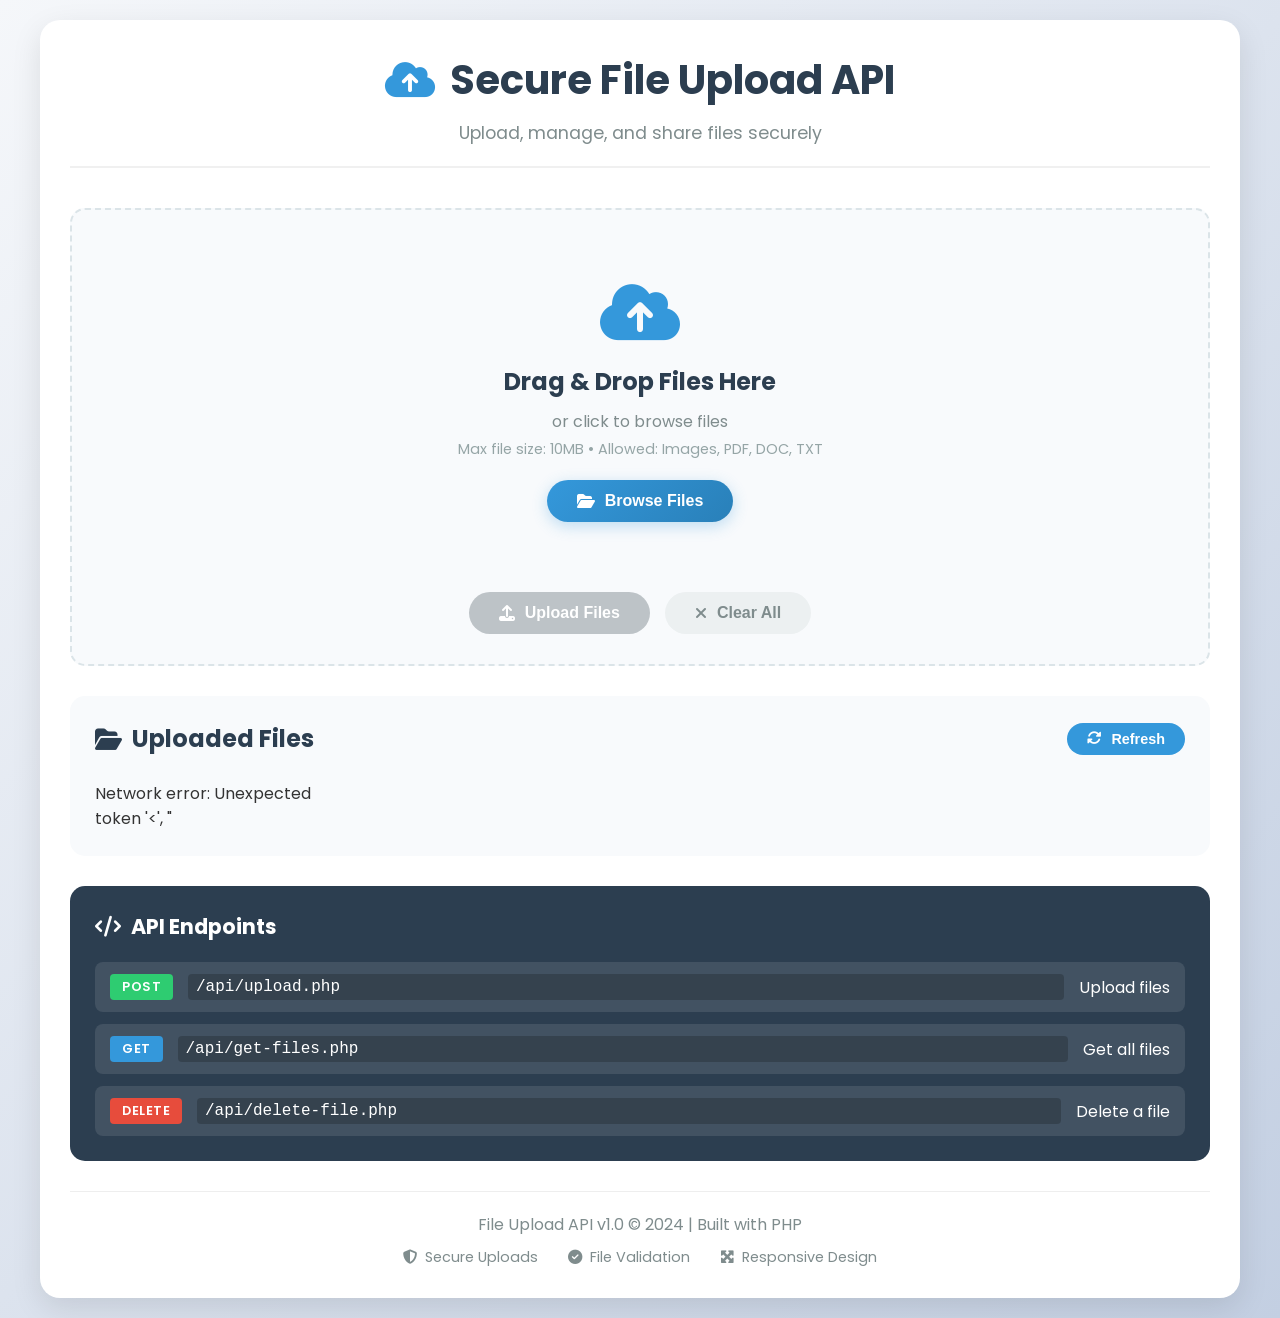
<file: 007_File Upload API/index.html>
<!DOCTYPE html>
<html lang="en">
<head>
    <meta charset="UTF-8">
    <meta name="viewport" content="width=device-width, initial-scale=1.0">
    <title>File Upload API</title>
    <link rel="stylesheet" href="assets/css/style.css">
    <link rel="stylesheet" href="https://cdnjs.cloudflare.com/ajax/libs/font-awesome/6.4.0/css/all.min.css">
    <link href="https://fonts.googleapis.com/css2?family=Poppins:wght@300;400;500;600;700&display=swap" rel="stylesheet">
</head>
<body>
    <div class="container">
        <header class="header">
            <h1><i class="fas fa-cloud-upload-alt"></i> Secure File Upload API</h1>
            <p class="subtitle">Upload, manage, and share files securely</p>
        </header>

        <div class="upload-container">
            <div class="upload-area" id="uploadArea">
                <i class="fas fa-cloud-upload-alt upload-icon"></i>
                <h3>Drag & Drop Files Here</h3>
                <p class="upload-text">or click to browse files</p>
                <p class="upload-limits">Max file size: 10MB • Allowed: Images, PDF, DOC, TXT</p>
                <input type="file" id="fileInput" multiple accept=".jpg,.jpeg,.png,.gif,.webp,.pdf,.doc,.docx,.txt">
                <button class="browse-btn" onclick="document.getElementById('fileInput').click()">
                    <i class="fas fa-folder-open"></i> Browse Files
                </button>
            </div>

            <div class="selected-files" id="selectedFiles">
                <h3>Selected Files (Max 5)</h3>
                <div id="fileList"></div>
            </div>

            <div class="upload-actions">
                <button class="btn upload-btn" id="uploadBtn" disabled>
                    <i class="fas fa-upload"></i> Upload Files
                </button>
                <button class="btn cancel-btn" id="cancelBtn">
                    <i class="fas fa-times"></i> Clear All
                </button>
            </div>
        </div>

        <div class="progress-container" id="progressContainer">
            <div class="progress-header">
                <h3><i class="fas fa-tasks"></i> Upload Progress</h3>
                <span id="progressText">0%</span>
            </div>
            <div class="progress-bar">
                <div class="progress-fill" id="progressFill"></div>
            </div>
            <div id="uploadResults"></div>
        </div>

        <div class="file-manager">
            <div class="section-header">
                <h2><i class="fas fa-folder-open"></i> Uploaded Files</h2>
                <button class="btn refresh-btn" id="refreshBtn">
                    <i class="fas fa-sync-alt"></i> Refresh
                </button>
            </div>
            <div class="files-grid" id="filesGrid">
                <div class="loading">
                    <i class="fas fa-spinner fa-spin"></i> Loading files...
                </div>
            </div>
        </div>

        <div class="api-info">
            <h3><i class="fas fa-code"></i> API Endpoints</h3>
            <div class="endpoints">
                <div class="endpoint">
                    <span class="method post">POST</span>
                    <code>/api/upload.php</code>
                    <span>Upload files</span>
                </div>
                <div class="endpoint">
                    <span class="method get">GET</span>
                    <code>/api/get-files.php</code>
                    <span>Get all files</span>
                </div>
                <div class="endpoint">
                    <span class="method delete">DELETE</span>
                    <code>/api/delete-file.php</code>
                    <span>Delete a file</span>
                </div>
            </div>
        </div>

        <footer class="footer">
            <p>File Upload API v1.0 &copy; 2024 | Built with PHP</p>
            <p class="features">
                <span><i class="fas fa-shield-alt"></i> Secure Uploads</span>
                <span><i class="fas fa-check-circle"></i> File Validation</span>
                <span><i class="fas fa-expand-arrows-alt"></i> Responsive Design</span>
            </p>
        </footer>
    </div>

    <!-- Success Modal -->
    <div class="modal" id="successModal">
        <div class="modal-content">
            <div class="modal-header">
                <h3><i class="fas fa-check-circle success"></i> Upload Successful!</h3>
                <button class="close-modal">&times;</button>
            </div>
            <div class="modal-body">
                <p id="successMessage">Your files have been uploaded successfully.</p>
                <div id="successFiles"></div>
            </div>
            <div class="modal-footer">
                <button class="btn ok-btn">OK</button>
            </div>
        </div>
    </div>

    <script src="assets/js/script.js"></script>
</body>
</html>
</file>
<file: 007_File Upload API/assets/css/style.css>
/* Reset and Base Styles */
* {
    margin: 0;
    padding: 0;
    box-sizing: border-box;
}

body {
    font-family: 'Poppins', sans-serif;
    background: linear-gradient(135deg, #f5f7fa 0%, #c3cfe2 100%);
    min-height: 100vh;
    padding: 20px;
    color: #333;
}

.container {
    max-width: 1200px;
    margin: 0 auto;
    background: white;
    border-radius: 20px;
    box-shadow: 0 10px 30px rgba(0, 0, 0, 0.1);
    overflow: hidden;
    padding: 30px;
}

/* Header */
.header {
    text-align: center;
    margin-bottom: 40px;
    padding-bottom: 20px;
    border-bottom: 2px solid #f0f0f0;
}

.header h1 {
    color: #2c3e50;
    font-size: 2.5rem;
    margin-bottom: 10px;
    display: flex;
    align-items: center;
    justify-content: center;
    gap: 15px;
}

.header h1 i {
    color: #3498db;
}

.subtitle {
    color: #7f8c8d;
    font-size: 1.1rem;
}

/* Upload Container */
.upload-container {
    background: #f8fafc;
    border-radius: 15px;
    padding: 30px;
    margin-bottom: 30px;
    border: 2px dashed #dbe4e8;
    transition: all 0.3s ease;
}

.upload-container.drag-over {
    border-color: #3498db;
    background: #e8f4fc;
}

.upload-area {
    text-align: center;
    padding: 40px 20px;
    cursor: pointer;
    transition: all 0.3s ease;
}

.upload-icon {
    font-size: 4rem;
    color: #3498db;
    margin-bottom: 20px;
    transition: transform 0.3s ease;
}

.upload-area:hover .upload-icon {
    transform: translateY(-5px);
}

.upload-area h3 {
    color: #2c3e50;
    margin-bottom: 10px;
    font-size: 1.5rem;
}

.upload-text {
    color: #7f8c8d;
    margin-bottom: 5px;
}

.upload-limits {
    color: #95a5a6;
    font-size: 0.9rem;
    margin-bottom: 20px;
}

#fileInput {
    display: none;
}

.browse-btn {
    background: linear-gradient(135deg, #3498db 0%, #2980b9 100%);
    color: white;
    border: none;
    padding: 12px 30px;
    border-radius: 50px;
    font-size: 1rem;
    font-weight: 600;
    cursor: pointer;
    display: inline-flex;
    align-items: center;
    gap: 10px;
    transition: all 0.3s ease;
    box-shadow: 0 4px 15px rgba(52, 152, 219, 0.3);
}

.browse-btn:hover {
    transform: translateY(-2px);
    box-shadow: 0 6px 20px rgba(52, 152, 219, 0.4);
}

/* Selected Files */
.selected-files {
    margin-top: 30px;
    display: none;
}

.selected-files h3 {
    color: #2c3e50;
    margin-bottom: 15px;
    font-size: 1.2rem;
}

#fileList {
    display: flex;
    flex-direction: column;
    gap: 10px;
    max-height: 200px;
    overflow-y: auto;
}

.file-item {
    background: white;
    padding: 12px 15px;
    border-radius: 10px;
    display: flex;
    align-items: center;
    justify-content: space-between;
    border-left: 4px solid #3498db;
    box-shadow: 0 2px 5px rgba(0, 0, 0, 0.05);
}

.file-info {
    display: flex;
    align-items: center;
    gap: 10px;
}

.file-icon {
    color: #3498db;
    font-size: 1.2rem;
}

.file-name {
    font-weight: 500;
    max-width: 300px;
    overflow: hidden;
    text-overflow: ellipsis;
    white-space: nowrap;
}

.file-size {
    color: #7f8c8d;
    font-size: 0.9rem;
}

.remove-file {
    color: #e74c3c;
    background: none;
    border: none;
    cursor: pointer;
    padding: 5px;
    border-radius: 5px;
    transition: background 0.3s ease;
}

.remove-file:hover {
    background: #ffeaea;
}

/* Upload Actions */
.upload-actions {
    display: flex;
    gap: 15px;
    justify-content: center;
    margin-top: 30px;
}

.btn {
    padding: 12px 30px;
    border-radius: 50px;
    font-size: 1rem;
    font-weight: 600;
    cursor: pointer;
    display: inline-flex;
    align-items: center;
    gap: 10px;
    transition: all 0.3s ease;
    border: none;
}

.upload-btn {
    background: linear-gradient(135deg, #2ecc71 0%, #27ae60 100%);
    color: white;
    box-shadow: 0 4px 15px rgba(46, 204, 113, 0.3);
}

.upload-btn:disabled {
    background: #bdc3c7;
    cursor: not-allowed;
    transform: none !important;
    box-shadow: none;
}

.upload-btn:not(:disabled):hover {
    transform: translateY(-2px);
    box-shadow: 0 6px 20px rgba(46, 204, 113, 0.4);
}

.cancel-btn {
    background: #ecf0f1;
    color: #7f8c8d;
}

.cancel-btn:hover {
    background: #e0e6e8;
    transform: translateY(-2px);
}

/* Progress Container */
.progress-container {
    background: #f8fafc;
    border-radius: 15px;
    padding: 25px;
    margin-bottom: 30px;
    display: none;
}

.progress-header {
    display: flex;
    justify-content: space-between;
    align-items: center;
    margin-bottom: 15px;
}

.progress-header h3 {
    color: #2c3e50;
    font-size: 1.2rem;
    display: flex;
    align-items: center;
    gap: 10px;
}

#progressText {
    font-weight: 600;
    color: #3498db;
    font-size: 1.1rem;
}

.progress-bar {
    height: 10px;
    background: #e0e6e8;
    border-radius: 5px;
    overflow: hidden;
}

.progress-fill {
    height: 100%;
    background: linear-gradient(90deg, #3498db 0%, #2ecc71 100%);
    width: 0%;
    transition: width 0.3s ease;
    border-radius: 5px;
}

/* File Manager */
.file-manager {
    background: #f8fafc;
    border-radius: 15px;
    padding: 25px;
    margin-bottom: 30px;
}

.section-header {
    display: flex;
    justify-content: space-between;
    align-items: center;
    margin-bottom: 25px;
}

.section-header h2 {
    color: #2c3e50;
    font-size: 1.5rem;
    display: flex;
    align-items: center;
    gap: 10px;
}

.refresh-btn {
    background: #3498db;
    color: white;
    padding: 8px 20px;
    font-size: 0.9rem;
}

.refresh-btn:hover {
    background: #2980b9;
    transform: translateY(-2px);
}

.files-grid {
    display: grid;
    grid-template-columns: repeat(auto-fill, minmax(250px, 1fr));
    gap: 20px;
}

.file-card {
    background: white;
    border-radius: 12px;
    overflow: hidden;
    box-shadow: 0 3px 10px rgba(0, 0, 0, 0.08);
    transition: all 0.3s ease;
    border: 1px solid #eee;
}

.file-card:hover {
    transform: translateY(-5px);
    box-shadow: 0 5px 15px rgba(0, 0, 0, 0.12);
}

.file-preview {
    height: 150px;
    display: flex;
    align-items: center;
    justify-content: center;
    background: #f8f9fa;
    overflow: hidden;
}

.file-preview img {
    max-width: 100%;
    max-height: 100%;
    object-fit: contain;
}

.file-icon-large {
    font-size: 3rem;
    color: #3498db;
}

.file-details {
    padding: 15px;
}

.file-name-large {
    font-weight: 600;
    margin-bottom: 5px;
    white-space: nowrap;
    overflow: hidden;
    text-overflow: ellipsis;
}

.file-meta {
    display: flex;
    justify-content: space-between;
    color: #7f8c8d;
    font-size: 0.85rem;
    margin-bottom: 15px;
}

.file-actions {
    display: flex;
    gap: 10px;
}

.action-btn {
    flex: 1;
    padding: 8px 12px;
    border-radius: 6px;
    font-size: 0.85rem;
    font-weight: 500;
    cursor: pointer;
    border: none;
    display: flex;
    align-items: center;
    justify-content: center;
    gap: 5px;
    transition: all 0.3s ease;
}

.view-btn {
    background: #e8f4fc;
    color: #3498db;
}

.view-btn:hover {
    background: #d4e9f9;
}

.delete-btn {
    background: #fdeaea;
    color: #e74c3c;
}

.delete-btn:hover {
    background: #fbd5d5;
}

.loading {
    grid-column: 1 / -1;
    text-align: center;
    padding: 40px;
    color: #7f8c8d;
    font-size: 1.1rem;
}

/* API Info */
.api-info {
    background: #2c3e50;
    border-radius: 15px;
    padding: 25px;
    margin-bottom: 30px;
    color: white;
}

.api-info h3 {
    margin-bottom: 20px;
    display: flex;
    align-items: center;
    gap: 10px;
    font-size: 1.3rem;
}

.endpoints {
    display: flex;
    flex-direction: column;
    gap: 12px;
}

.endpoint {
    display: flex;
    align-items: center;
    gap: 15px;
    padding: 12px 15px;
    background: rgba(255, 255, 255, 0.1);
    border-radius: 8px;
    transition: background 0.3s ease;
}

.endpoint:hover {
    background: rgba(255, 255, 255, 0.15);
}

.method {
    padding: 4px 12px;
    border-radius: 4px;
    font-weight: 600;
    font-size: 0.8rem;
    text-transform: uppercase;
    letter-spacing: 0.5px;
}

.method.post {
    background: #2ecc71;
}

.method.get {
    background: #3498db;
}

.method.delete {
    background: #e74c3c;
}

.endpoint code {
    font-family: 'Courier New', monospace;
    background: rgba(0, 0, 0, 0.2);
    padding: 4px 8px;
    border-radius: 4px;
    flex: 1;
}

/* Footer */
.footer {
    text-align: center;
    padding-top: 20px;
    border-top: 1px solid #eee;
    color: #7f8c8d;
}

.features {
    display: flex;
    justify-content: center;
    gap: 30px;
    margin-top: 10px;
    flex-wrap: wrap;
}

.features span {
    display: flex;
    align-items: center;
    gap: 8px;
    font-size: 0.9rem;
}

/* Modal */
.modal {
    display: none;
    position: fixed;
    top: 0;
    left: 0;
    width: 100%;
    height: 100%;
    background: rgba(0, 0, 0, 0.5);
    z-index: 1000;
    align-items: center;
    justify-content: center;
}

.modal-content {
    background: white;
    border-radius: 15px;
    width: 90%;
    max-width: 500px;
    overflow: hidden;
    animation: modalSlide 0.3s ease;
}

@keyframes modalSlide {
    from {
        opacity: 0;
        transform: translateY(-50px);
    }
    to {
        opacity: 1;
        transform: translateY(0);
    }
}

.modal-header {
    display: flex;
    justify-content: space-between;
    align-items: center;
    padding: 20px;
    background: #f8fafc;
    border-bottom: 1px solid #eee;
}

.modal-header h3 {
    color: #2c3e50;
    display: flex;
    align-items: center;
    gap: 10px;
}

.success {
    color: #2ecc71;
}

.close-modal {
    background: none;
    border: none;
    font-size: 1.5rem;
    cursor: pointer;
    color: #7f8c8d;
    transition: color 0.3s ease;
}

.close-modal:hover {
    color: #e74c3c;
}

.modal-body {
    padding: 20px;
}

.modal-footer {
    padding: 15px 20px;
    background: #f8fafc;
    border-top: 1px solid #eee;
    text-align: right;
}

.ok-btn {
    background: #3498db;
    color: white;
}

/* Upload Results */
.upload-result {
    padding: 15px;
    margin-top: 15px;
    border-radius: 8px;
    display: none;
}

.upload-result.success {
    background: #e8f6ef;
    border-left: 4px solid #2ecc71;
}

.upload-result.error {
    background: #fdeded;
    border-left: 4px solid #e74c3c;
}

/* Responsive */
@media (max-width: 768px) {
    .container {
        padding: 15px;
    }
    
    .header h1 {
        font-size: 2rem;
        flex-direction: column;
        gap: 10px;
    }
    
    .upload-actions {
        flex-direction: column;
    }
    
    .files-grid {
        grid-template-columns: repeat(auto-fill, minmax(200px, 1fr));
    }
    
    .features {
        flex-direction: column;
        gap: 10px;
    }
    
    .endpoint {
        flex-direction: column;
        align-items: flex-start;
        gap: 8px;
    }
    
    .endpoint code {
        width: 100%;
    }
}
</file>
